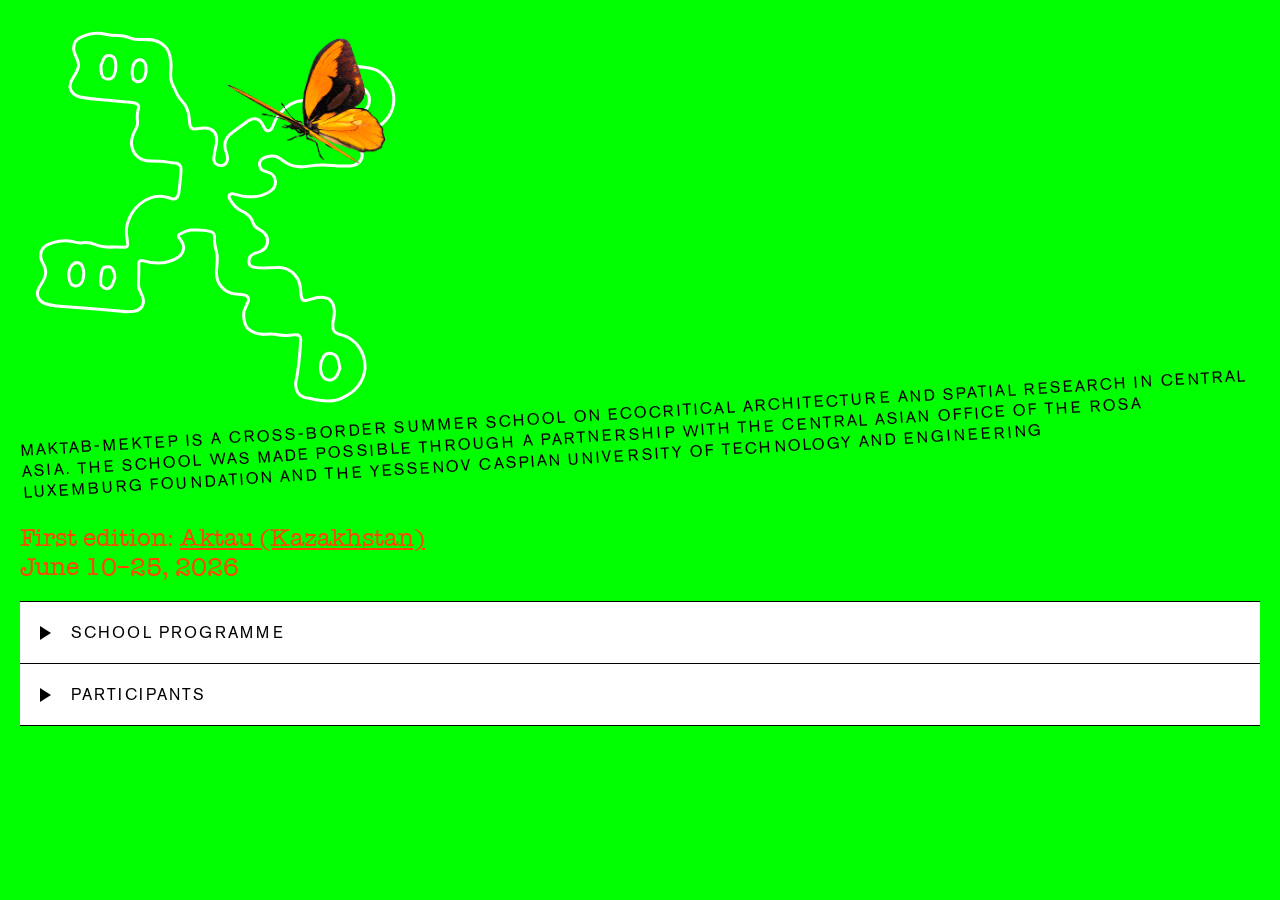
<file: index.html>
<!DOCTYPE html>
<html lang="en">
<head>
  <meta charset="UTF-8">
  <meta name="viewport" content="width=device-width, initial-scale=1.0">
  <title>Maktab Mektep</title>
  <link rel="preload" href="fonts/AkzidenzGroteskPro-Regular.otf" as="font" type="font/otf" crossorigin>
  <link rel="preload" href="fonts/AmericanTypewriter.ttc" as="font" type="font/ttc" crossorigin>
  <link rel="stylesheet" href="style.css">
</head>
<body>
  <div id="logo-wrap">
    <img id="logo" src="logo/logo.svg" alt="Logo">
    <img id="butterfly" src="butterfly.gif" alt="">
    <img id="butterfly2" src="butterfly2.gif" alt="">
  </div>
  <div id="intro-text">MAKTAB-MEKTEP IS A CROSS-BORDER SUMMER SCHOOL ON ECOCRITICAL ARCHITECTURE AND SPATIAL RESEARCH IN CENTRAL ASIA. THE SCHOOL WAS MADE POSSIBLE THROUGH A PARTNERSHIP WITH THE CENTRAL ASIAN OFFICE OF THE ROSA LUXEMBURG FOUNDATION AND THE YESSENOV CASPIAN UNIVERSITY OF TECHNOLOGY AND ENGINEERING</div>
  <div id="logo-caption">First edition: <a href="https://maps.app.goo.gl/nX8uv4wbT4VppTAu6" target="_blank">Aktau (Kazakhstan)</a><br>June 10–25, 2026</div>
  <div id="accordion">
    <button id="accordion-toggle" class="accordion-toggle">School Programme</button>
    <div id="schedule"></div>
  </div>
  <div id="participants-accordion">
    <button id="participants-toggle" class="accordion-toggle">Participants</button>
    <div id="participants-list"></div>
  </div>
  <script src="schedule.js"></script>
  <script src="participants.js"></script></body>
</html>
</file>
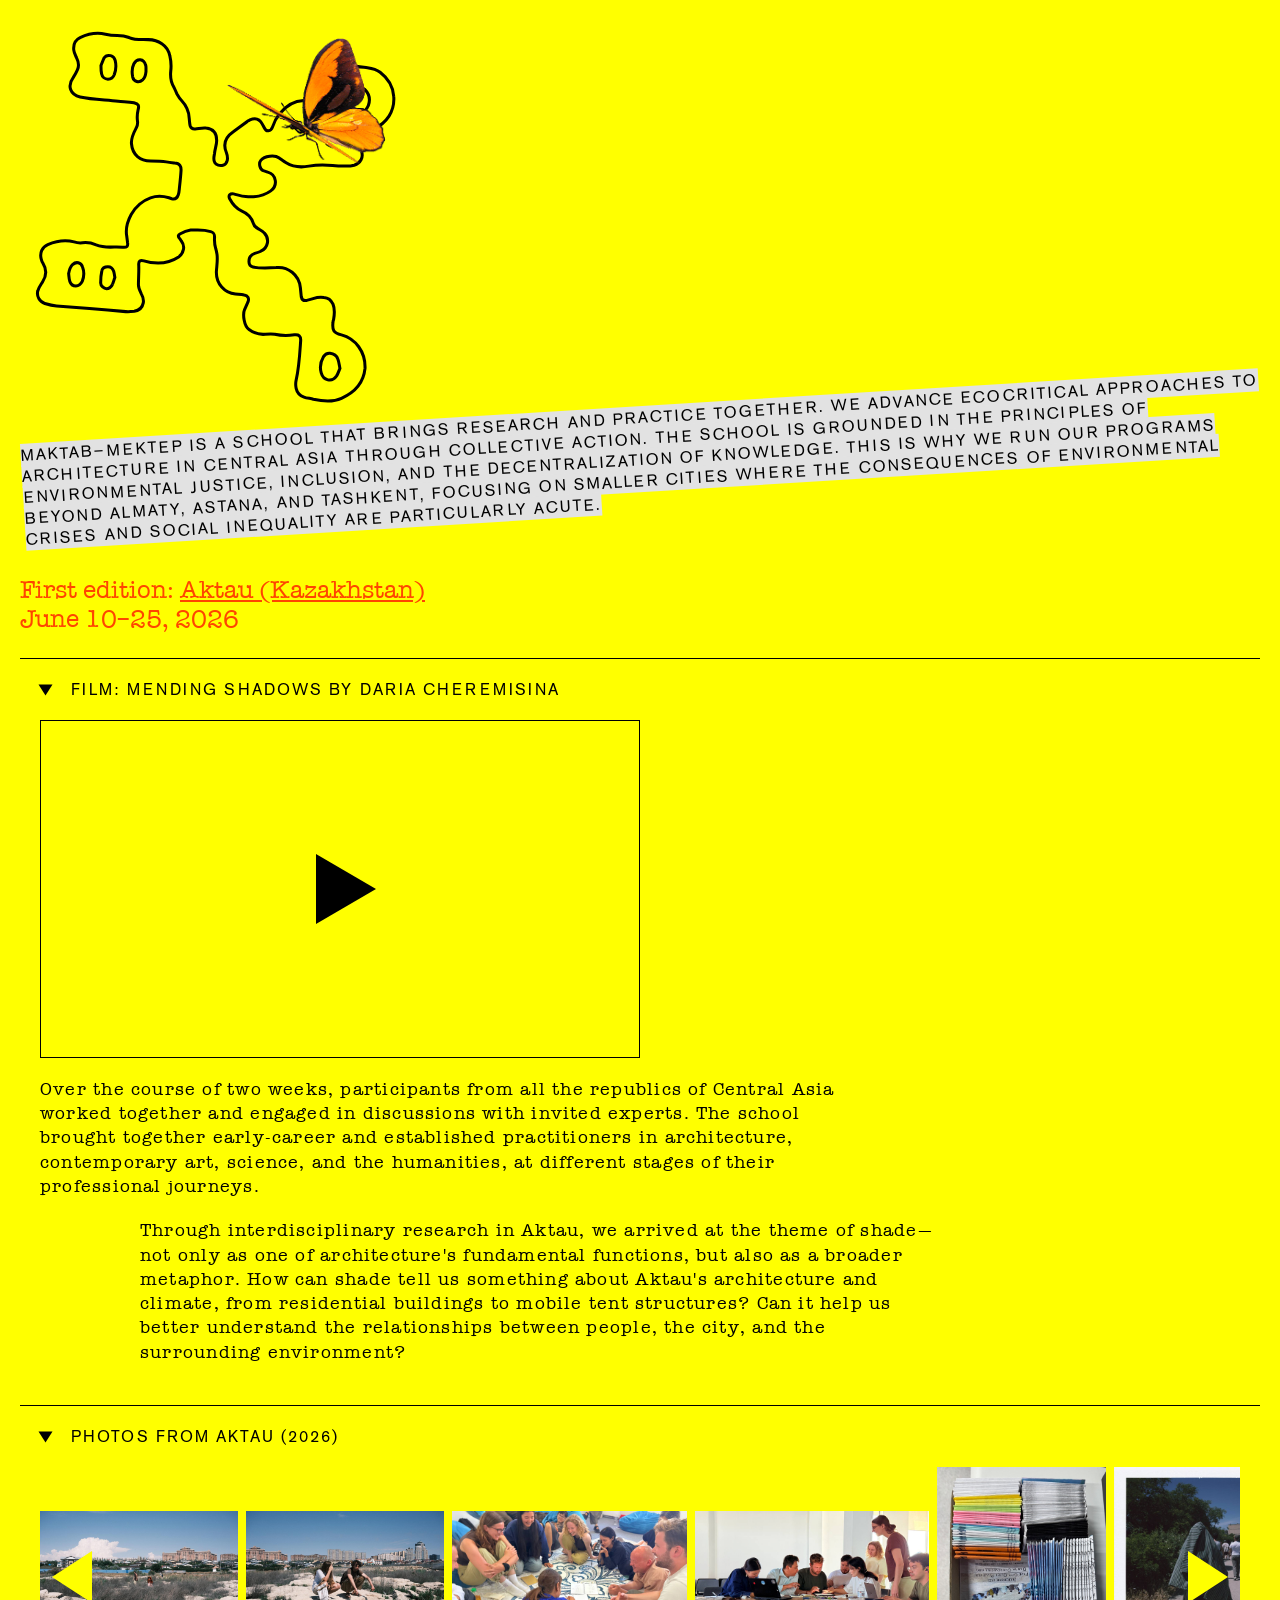
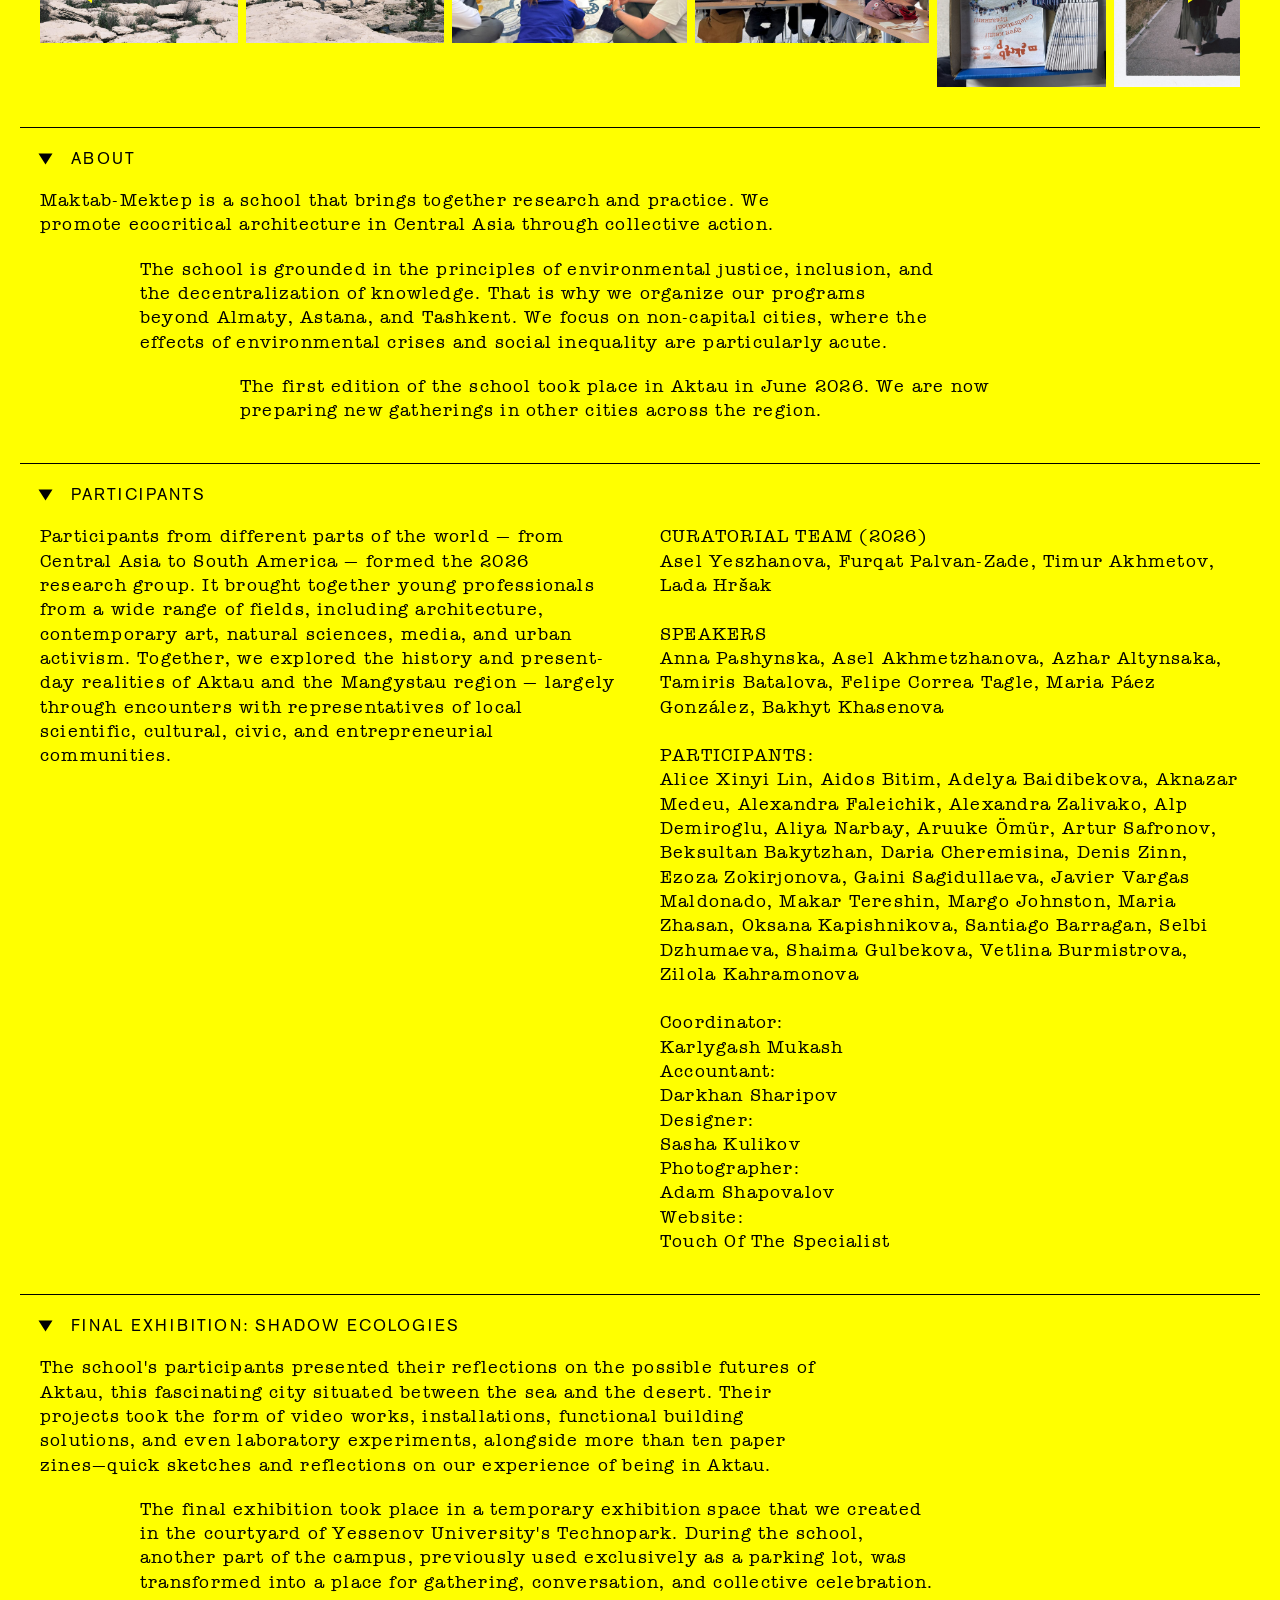
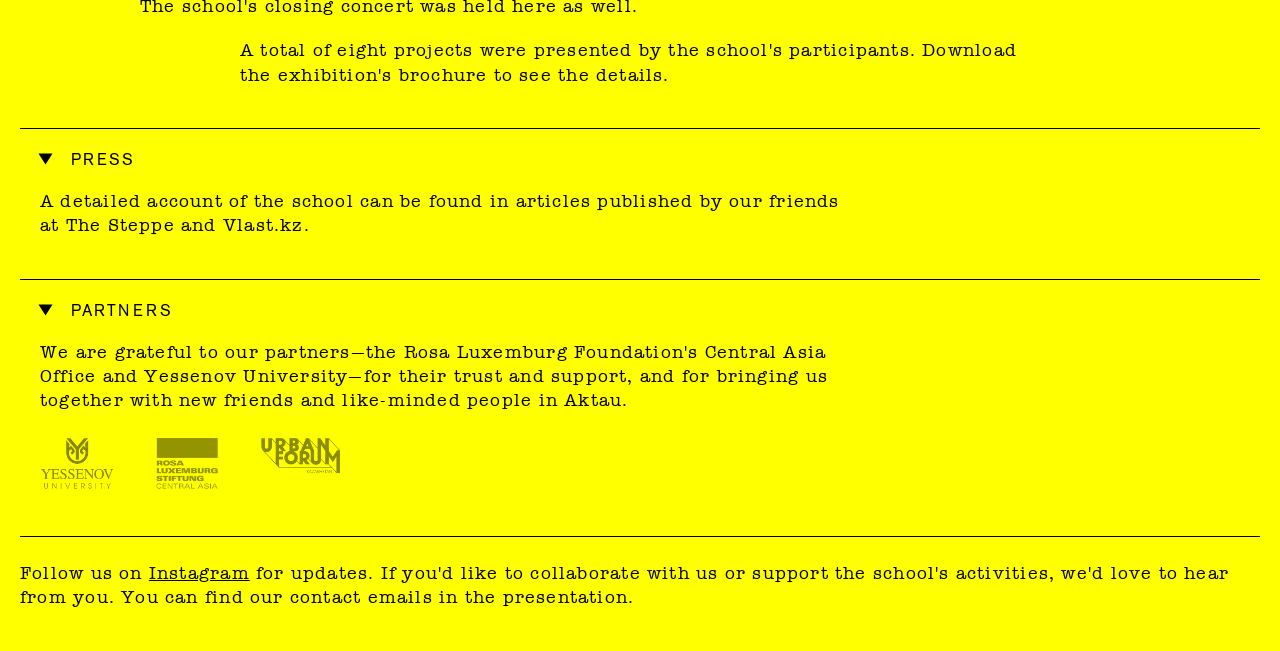
<file: preview/index.html>
<!DOCTYPE html>
<html lang="en">
<head>
  <meta charset="UTF-8">
  <meta name="viewport" content="width=device-width, initial-scale=1.0">
  <title>Maktab Mektep</title>
  <link rel="preload" href="fonts/AkzidenzGroteskPro-Regular.otf" as="font" type="font/otf" crossorigin>
  <link rel="preload" href="fonts/AmericanTypewriter.ttc" as="font" type="font/ttc" crossorigin>
  <link rel="stylesheet" href="style.css">
</head>
<body>
  <div id="logo-wrap">
    <img id="logo" src="logo/logo.svg" alt="Logo">
    <img id="butterfly" src="butterfly.gif" alt="">
    <img id="butterfly2" src="butterfly2.gif" alt="">
  </div>
  <div id="intro-wrap"><span id="intro-text">Maktab–Mektep is a school that brings research and practice together. We advance ecocritical approaches to architecture in Central Asia through collective action. The school is grounded in the principles of environmental justice, inclusion, and the decentralization of knowledge. This is why we run our programs beyond Almaty, Astana, and Tashkent, focusing on smaller cities where the consequences of environmental crises and social inequality are particularly acute.</span></div>
  <div id="logo-caption">First edition: <a href="https://maps.app.goo.gl/nX8uv4wbT4VppTAu6" target="_blank">Aktau (Kazakhstan)</a><br>June 10–25, 2026</div>
  <div class="accordion">
    <button id="film-toggle" class="accordion-toggle open">Film: Mending Shadows by Daria Cheremisina</button>
    <div id="film-content" class="accordion-panel open" data-src="film.md" data-render="film"></div>
  </div>
  <div class="accordion">
    <button id="aktau-toggle" class="accordion-toggle open">Photos from Aktau (2026)</button>
    <div id="aktau-carousel" class="accordion-panel open" data-src="aktau-2026.md" data-render="gallery"></div>
  </div>
  <div class="accordion">
    <button class="accordion-toggle open">About</button>
    <div id="about-content" class="accordion-panel open" data-src="about.md" data-render="paragraphs"></div>
  </div>
  <div class="accordion">
    <button id="participants-toggle" class="accordion-toggle open">Participants</button>
    <div id="participants-list" class="accordion-panel col-panel open" data-src="participants.md" data-render="columns"></div>
  </div>
  <div class="accordion">
    <button id="exhibition-toggle" class="accordion-toggle open">Final Exhibition: Shadow Ecologies</button>
    <div id="exhibition-content" class="accordion-panel open" data-src="exhibition.md" data-render="paragraphs"></div>
  </div>
  <div class="accordion">
    <button id="press-toggle" class="accordion-toggle open">Press</button>
    <div id="press-content" class="accordion-panel open" data-src="press.md" data-render="paragraphs"></div>
  </div>
  <div class="accordion">
    <button id="partners-toggle" class="accordion-toggle open">Partners</button>
    <div id="partners-content" class="accordion-panel open" data-src="footer.md" data-render="partners"></div>
  </div>
  <p id="closing-note" class="about-text">Follow us on <a href="https://www.instagram.com/maktab_mektep" target="_blank" rel="noopener">Instagram</a> for updates. If you'd like to collaborate with us or support the school's activities, we'd love to hear from you. You can find our contact emails in the presentation.</p>
  <script src="accordions.js"></script></body>
</html>
</file>
<file: style.css>
@font-face {
  font-family: 'AkzidenzGrotesk';
  src: url('fonts/AkzidenzGroteskPro-Regular.otf') format('opentype');
}
@font-face {
  font-family: 'AmericanTypewriter';
  src: url('fonts/AmericanTypewriter.ttc') format('truetype');
}
body {
  background-color: rgb(0, 255, 0);
  margin: 0;
  padding: 20px;
  box-sizing: border-box;
}
#intro-text {
  transform: rotate(-3.5deg);
  transform-origin: top left;
  font-family: 'AkzidenzGrotesk', sans-serif;
  font-weight: normal;
  font-size: 16px;
  text-transform: uppercase;
  letter-spacing: 0.1lh;
  margin: 0 0 20px 0;
}
h2, .event-time, .event-title {
  line-height: 1.35;
  font-family: 'AmericanTypewriter', serif;
  font-weight: normal;
  font-size: 18px;
  text-transform: uppercase;
  letter-spacing: 0.05lh;
  margin: 0;
}
#logo-wrap {
  position: relative;
  margin-bottom: 20px;
  width: 30vw;
  max-width: 800px;
}
#butterfly {
  position: absolute;
  top: 0;
  left: 66%;
  width: 30%;
  z-index: 10;
  pointer-events: none;
  display: none;
}
#butterfly2 {
  position: absolute;
  top: -10%;
  left: 40%;
  width: 60%;
  z-index: 10;
  pointer-events: none;
  transform: scaleX(-1);
}
#logo {
  display: block;
  width: 30vw;
  max-width: 800px;
  max-height: 60vh;
  height: auto;
}
#logo-caption {
  font-family: 'AmericanTypewriter', serif;
  font-size: 25px;
  font-weight: normal;
  color: orangered;
  transform-origin: top left;
  white-space: nowrap;
  margin: 20px 0;
}
#logo-caption a {
  color: inherit;
  text-decoration: underline;
}
.accordion-toggle {
  all: unset;
  cursor: pointer;
  font-family: 'AkzidenzGrotesk', sans-serif;
  font-size: 16px;
  font-weight: normal;
  text-transform: uppercase;
  letter-spacing: 0.1lh;
  display: flex;
  justify-content: flex-start;
  align-items: center;
  width: 100%;
  padding: 20px 0;
  background-color: white;
  border-top: 1px solid black;
  border-bottom: 1px solid black;
  box-sizing: border-box;
}
#participants-toggle {
  border-top: none;
}
.accordion-toggle::before {
  content: '';
  display: inline-block;
  width: 0;
  height: 0;
  border-top: 7px solid transparent;
  border-bottom: 7px solid transparent;
  border-left: 11px solid black;
  margin-left: 20px;
  margin-right: 20px;
  flex-shrink: 0;
  transition: transform 0.2s;
  transform-origin: center center;
}
.accordion-toggle.open {
  border-bottom: none;
}
.accordion-toggle.open::before {
  transform: rotate(90deg);
}
#schedule,
#participants-list {
  display: none;
  background-color: white;
  padding-left: 20px;
  padding-right: 20px;
  padding-bottom: 20px;
  border-bottom: 1px solid black;
}
.participant {
  font-family: 'AmericanTypewriter', serif;
  font-size: 18px;
  line-height: 1.35;
    letter-spacing: 0.05lh;
}
.day-block {
  margin-bottom: 20px;
}
.day-block.past {
  opacity: 0.4;
}
.day-title {
    font-family: 'AkzidenzGrotesk', sans-serif;
  margin: 0 0 20px 0;
  padding-top: 20px;
  text-align: center;
}
hr {
  border: none;
  border-top: 1px solid black;
  margin: 0 0 0 0;
}
.event-row {
  display: grid;
  grid-template-columns: 140px 1fr;
  gap: 0 20px;
  margin-bottom: 0;
  max-width: 800px;
}
.event-time {
  color: #000;
  white-space: nowrap;
}
.event-title {
  color: #000;
  text-transform: none;

}
@media (max-width: 600px) {
  .event-row {
    grid-template-columns: 1fr;
    gap: 0;
  }
  #logo-wrap {
    width: 70vw;
  }
  #logo {
    width: 70vw;
  }
}
</file>
<file: preview/style.css>
@font-face {
  font-family: 'AkzidenzGrotesk';
  src: url('fonts/AkzidenzGroteskPro-Regular.otf') format('opentype');
}
@font-face {
  font-family: 'AmericanTypewriter';
  src: url('fonts/AmericanTypewriter.ttc') format('truetype');
}
body {
  background-color: yellow;
  margin: 0;
  padding: 20px;
  box-sizing: border-box;
}
#intro-wrap {
  transform: rotate(-3.5deg);
  transform-origin: top left;
  margin: 0 0 25px 0;
}
#intro-text {
  font-family: 'AkzidenzGrotesk', sans-serif;
  font-weight: normal;
  font-size: 16px;
  text-transform: uppercase;
  letter-spacing: 0.1lh;
  background-color: #e2e2e2;
  box-decoration-break: clone;
  -webkit-box-decoration-break: clone;
  padding: 1px 0;
}
h2, .event-time, .event-title {
  line-height: 1.35;
  font-family: 'AmericanTypewriter', serif;
  font-weight: normal;
  font-size: 18px;
  text-transform: uppercase;
  letter-spacing: 0.05lh;
  margin: 0;
}
#logo-wrap {
  position: relative;
  margin-bottom: 25px;
  width: 30vw;
  max-width: 800px;
}
#butterfly {
  position: absolute;
  top: 0;
  left: 66%;
  width: 30%;
  z-index: 10;
  pointer-events: none;
  display: none;
}
#butterfly2 {
  position: absolute;
  top: -10%;
  left: 40%;
  width: 60%;
  z-index: 10;
  pointer-events: none;
  transform: scaleX(-1);
}
#logo {
  display: block;
  width: 30vw;
  max-width: 800px;
  max-height: 60vh;
  height: auto;
}
#logo-caption {
  font-family: 'AmericanTypewriter', serif;
  font-size: 25px;
  font-weight: normal;
  color: orangered;
  transform-origin: top left;
  white-space: nowrap;
  margin: 25px 0;
}
#logo-caption a {
  color: inherit;
  text-decoration: underline;
}
.accordion-toggle {
  all: unset;
  cursor: pointer;
  font-family: 'AkzidenzGrotesk', sans-serif;
  font-size: 16px;
  font-weight: normal;
  text-transform: uppercase;
  letter-spacing: 0.1lh;
  display: flex;
  justify-content: flex-start;
  align-items: center;
  width: 100%;
  padding: 20px 0;
  background-color: transparent;
  border-top: 1px solid black;
  box-sizing: border-box;
}
.accordion-toggle::before {
  content: '';
  display: inline-block;
  width: 0;
  height: 0;
  border-top: 7px solid transparent;
  border-bottom: 7px solid transparent;
  border-left: 11px solid black;
  margin-left: 20px;
  margin-right: 20px;
  flex-shrink: 0;
  transition: transform 0.2s;
  transform-origin: center center;
}
.accordion-toggle.open::before {
  transform: rotate(90deg);
}
#participants-list {
  font-family: 'AmericanTypewriter', serif;
  font-size: 18px;
  line-height: 1.35;
  letter-spacing: 0.05lh;
  gap: 40px;
}
#participants-list .col1,
#participants-list .col2 {
  flex: 1;
  white-space: pre-wrap;
}
@media (max-width: 600px) {
  #participants-list {
    flex-direction: column;
    gap: 20px;
  }
}
.accordion-panel {
  display: none;
  background-color: transparent;
  padding-left: 20px;
  padding-right: 20px;
  padding-bottom: 40px;
}
.accordion-panel.open {
  display: block;
}
.accordion-panel.col-panel.open {
  display: flex;
}
.participant {
  font-family: 'AmericanTypewriter', serif;
  font-size: 18px;
  line-height: 1.35;
    letter-spacing: 0.05lh;
}
.participants-section {
  margin: 20px 0 10px 0;
}
.participants-section:first-child {
  margin-top: 0;
}
/* Horizontal filmstrip of thumbnails */
.gallery-scroller {
  position: relative;
  margin: 0;
  width: 100%;
}
.gallery-strip {
  display: flex;
  align-items: center;
  gap: 8px;
  overflow-x: auto;
  scroll-behavior: smooth;
  scrollbar-width: none;
}
.gallery-strip::-webkit-scrollbar {
  display: none;
}
.gallery-thumb {
  display: block;
  height: 220px;
  width: auto;
  flex: 0 0 auto;
  cursor: pointer;
  transition: opacity 0.2s;
}
.gallery-thumb.landscape {
  height: 132px;
}
.gallery-thumb:hover {
  opacity: 0.7;
}
.strip-nav {
  z-index: 2;
}
.strip-nav.carousel-prev {
  left: 12px;
}
.strip-nav.carousel-next {
  right: 12px;
}
/* Below 1000px: one image at a time (carousel) instead of a row of previews */
@media (max-width: 1000px) {
  .gallery-strip {
    scroll-snap-type: x mandatory;
  }
  .gallery-thumb,
  .gallery-thumb.landscape {
    width: 100%;
    height: auto;
    scroll-snap-align: center;
  }
}

/* Fullscreen lightbox carousel */
.lightbox {
  display: none;
  position: fixed;
  inset: 0;
  z-index: 100;
  background-color: rgba(0, 0, 0, 0.92);
  align-items: center;
  justify-content: center;
}
.lightbox.open {
  display: flex;
}
.lightbox-img {
  max-width: 90vw;
  max-height: 90vh;
  object-fit: contain;
}
.lightbox-close {
  all: unset;
  cursor: pointer;
  position: absolute;
  top: 20px;
  right: 30px;
  font-family: 'AkzidenzGrotesk', sans-serif;
  font-size: 40px;
  line-height: 1;
  color: yellow;
}
.lightbox-counter {
  position: absolute;
  bottom: 24px;
  left: 50%;
  transform: translateX(-50%);
  font-family: 'AkzidenzGrotesk', sans-serif;
  font-size: 16px;
  letter-spacing: 0.1lh;
  color: yellow;
}
.carousel-nav {
  all: unset;
  cursor: pointer;
  position: absolute;
  top: 50%;
  transform: translateY(-50%);
  width: 0;
  height: 0;
  border-top: 26px solid transparent;
  border-bottom: 26px solid transparent;
  transition: opacity 0.2s;
}
.carousel-nav:hover {
  opacity: 0.6;
}
.carousel-prev {
  left: 24px;
  border-right: 40px solid yellow;
}
.carousel-next {
  right: 24px;
  border-left: 40px solid yellow;
}
.film-placeholder {
  display: flex;
  align-items: center;
  justify-content: center;
  width: 50%;
  aspect-ratio: 16 / 9;
  border: 1px solid black;
  margin: 0 0 20px 0;
  box-sizing: border-box;
}
@media (max-width: 1000px) {
  .film-placeholder {
    width: 100%;
  }
}
.play-button {
  all: unset;
  cursor: pointer;
  width: 0;
  height: 0;
  border-top: 35px solid transparent;
  border-bottom: 35px solid transparent;
  border-left: 60px solid black;
  margin-left: 12px;
  transition: opacity 0.2s;
}
.play-button:hover {
  opacity: 0.6;
}
.about-text {
  font-family: 'AmericanTypewriter', serif;
  font-size: 18px;
  line-height: 1.35;
  letter-spacing: 0.05lh;
  max-width: 800px;
  margin: 0 0 20px 0;
}
.about-text:last-child {
  margin-bottom: 0;
}
.about-text a {
  color: inherit;
  text-decoration: underline;
}
.day-block {
  margin-bottom: 20px;
}
.day-block.past {
  opacity: 0.4;
}
.day-title {
    font-family: 'AkzidenzGrotesk', sans-serif;
  margin: 0 0 20px 0;
  padding-top: 20px;
  text-align: center;
}
hr {
  border: none;
  border-top: 1px solid black;
  margin: 0 0 0 0;
}
#partners-content {
  border-bottom: 1px solid black;
}
#closing-note {
  margin-top: 25px;
  max-width: none;
}
#partner-logos {
  display: block;
  width: 300px;
  max-width: 100%;
  height: auto;
  margin-top: 25px;
  mix-blend-mode: multiply;
  opacity: 0.8;
}
.event-row {
  display: grid;
  grid-template-columns: 140px 1fr;
  gap: 0 20px;
  margin-bottom: 0;
  max-width: 800px;
}
.event-time {
  color: #000;
  white-space: nowrap;
}
.event-title {
  color: #000;
  text-transform: none;

}
@media (max-width: 600px) {
  .event-row {
    grid-template-columns: 1fr;
    gap: 0;
  }
  #logo-wrap {
    width: 70vw;
  }
  #logo {
    width: 70vw;
  }
  #footer-wrap {
    flex-direction: column;
    align-items: flex-start;
    gap: 20px;
  }
}
</file>
